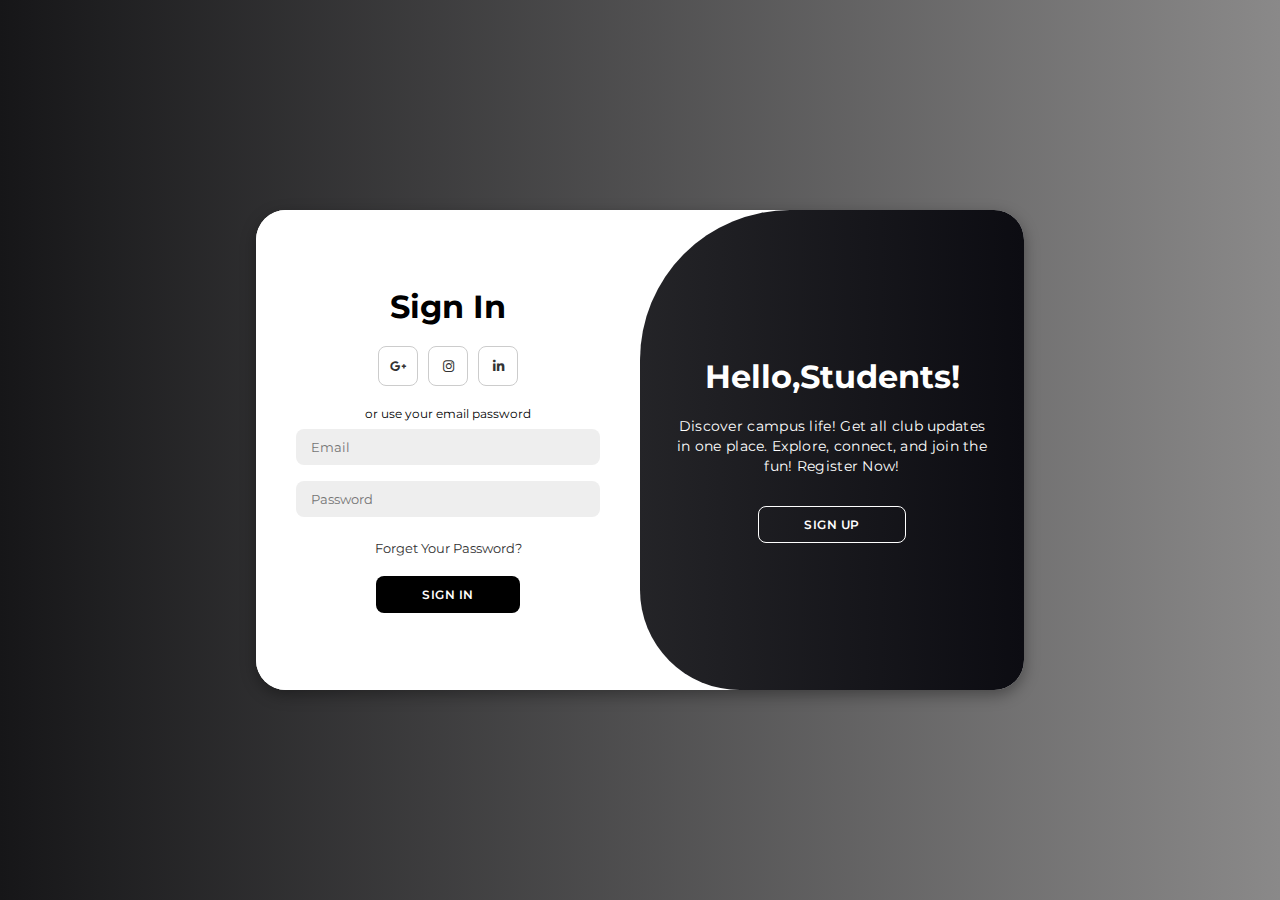
<file: Login Page/index.html>
<!DOCTYPE html>
<html lang="en">

<head>
    <meta charset="UTF-8">
    <meta name="viewport" content="width=device-width, initial-scale=1.0">
    <link rel="stylesheet" href="https://cdnjs.cloudflare.com/ajax/libs/font-awesome/6.4.2/css/all.min.css">
    <link rel="stylesheet" href="style.css">
    <title>Modern Login Page | AsmrProg</title>
</head>

<body>
    
    <div class="container" id="container">
        <div class="form-container sign-up">
            <form>
                <h1>Create Account</h1>
                <div class="social-icons">
                    <a href="#" class="icon"><i class="fa-brands fa-google-plus-g"></i></a>
                    <a href="#" class="icon"><i class="fa-brands fa-instagram"></i></a>
                    <a href="#" class="icon"><i class="fa-brands fa-linkedin-in"></i></a>
                </div>
                <span>or use your email for registeration</span>
                <input type="text" placeholder="Name">
                <input type="email" placeholder="Email">
                <input type="password" placeholder="Password">
                <button>Sign Up</button>
            </form>
        </div>
        <div class="form-container sign-in">
            <form>
                <h1>Sign In</h1>
                <div class="social-icons">
                    <a href="#" class="icon"><i class="fa-brands fa-google-plus-g"></i></a>
                    <a href="#" class="icon"><i class="fa-brands fa-instagram"></i></a>
                    <a href="#" class="icon"><i class="fa-brands fa-linkedin-in"></i></a>
                </div>
                <span>or use your email password</span>
                <input type="email" placeholder="Email">
                <input type="password" placeholder="Password">
                <a href="#">Forget Your Password?</a>
                <button>Sign In</button>
            </form>
        </div>
        <div class="toggle-container">
            <div class="toggle">

                <div class="toggle-panel toggle-left">
                     
                    <h1>Welcome Back Students!</h1>
                    <p>Dive back into campus life. Connect, explore, and enjoy the journey. Log in now!"</p>
                    <button class="hidden" id="login">Sign In</button>
                </div>
                <div class="toggle-panel toggle-right">
                    <h1>Hello,Students!</h1>
                    <p>Discover campus life! Get all club updates in one place. Explore, connect, and join the fun! Register Now!
                    </p>
                    <button class="hidden" id="register">Sign Up</button>
                </div>
            </div>
        </div>
    </div>

    <script src="script.js"></script>
</body>

</html>
</file>
<file: Login Page/style.css>
@import url('https://fonts.googleapis.com/css2?family=Montserrat:wght@300;400;500;600;700&display=swap');

*{
    margin: 0;
    padding: 0;
    box-sizing: border-box;
    font-family: 'Montserrat', sans-serif;
}

body{
    background-color:white;
    background: linear-gradient(to right, rgb(22, 22, 24), rgb(138, 137, 137));
    display: flex;
    align-items: center;
    justify-content: center;
    flex-direction: column;
    height: 100vh;
}







.container{
    background-color: #fff;
    border-radius: 30px;
    box-shadow: 0 5px 15px rgba(0, 0, 0, 0.35);
    position: relative;
    overflow: hidden;
    width: 768px;
    max-width: 100%;
    min-height: 480px;
}

.container p{
    font-size: 14px;
    line-height: 20px;
    letter-spacing: 0.3px;
    margin: 20px 0;
}

.container span{
    font-size: 12px;
}

.container a{
    color: #333;
    font-size: 13px;
    text-decoration: none;
    margin: 15px 0 10px;
}

.container button{
    background-color:black;
    color: #fff;
    font-size: 12px;
    padding: 10px 45px;
    border: 1px solid transparent;
    border-radius: 8px;
    font-weight: 600;
    letter-spacing: 0.5px;
    text-transform: uppercase;
    margin-top: 10px;
    cursor: pointer;
}

.container button.hidden{
    background-color: transparent;
    border-color: #fff;
}

.container form{
    background-color: #fff;
    display: flex;
    align-items: center;
    justify-content: center;
    flex-direction: column;
    padding: 0 40px;
    height: 100%;
}

.container input{
    background-color: #eee;
    border: none;
    margin: 8px 0;
    padding: 10px 15px;
    font-size: 13px;
    border-radius: 8px;
    width: 100%;
    outline: none;
}

.form-container{
    position: absolute;
    top: 0;
    height: 100%;
    transition: all 0.6s ease-in-out;
}

.sign-in{
    left: 0;
    width: 50%;
    z-index: 2;
}

.container.active .sign-in{
    transform: translateX(100%);
}

.sign-up{
    left: 0;
    width: 50%;
    opacity: 0;
    z-index: 1;
}

.container.active .sign-up{
    transform: translateX(100%);
    opacity: 1;
    z-index: 5;
    animation: move 0.6s;
}

@keyframes move{
    0%, 49.99%{
        opacity: 0;
        z-index: 1;
    }
    50%, 100%{
        opacity: 1;
        z-index: 5;
    }
}

.social-icons{
    margin: 20px 0;
}

.social-icons a{
    border: 1px solid #ccc;
    border-radius: 20%;
    display: inline-flex;
    justify-content: center;
    align-items: center;
    margin: 0 3px;
    width: 40px;
    height: 40px;
}

.toggle-container{
    position: absolute;
    top: 0;
    left: 50%;
    width: 50%;
    height: 100%;
    overflow: hidden;
    transition: all 0.6s ease-in-out;
    border-radius: 150px 0 0 100px;
    z-index: 1000;
}

.container.active .toggle-container{
    transform: translateX(-100%);
    border-radius: 0 150px 100px 0;
}

.toggle{
    background-color:white;
    height: 100%;
    background: linear-gradient(to right, #3c3c3d, #0c0c12);
    color: #fff;
    position: relative;
    left: -100%;
    height: 100%;
    width: 200%;
    transform: translateX(0);
    transition: all 0.6s ease-in-out;
}

.container.active .toggle{
    transform: translateX(50%);
}

.toggle-panel{
    position: absolute;
    width: 50%;
    height: 100%;
    display: flex;
    align-items: center;
    justify-content: center;
    flex-direction: column;
    padding: 0 30px;
    text-align: center;
    top: 0;
    transform: translateX(0);
    transition: all 0.6s ease-in-out;
}






.toggle-left{
    transform: translateX(-200%);
}

.container.active .toggle-left{
    transform: translateX(0);
}

.toggle-right{
    right: 0;
    transform: translateX(0);
}

.container.active .toggle-right{
    transform: translateX(200%);
}
</file>
